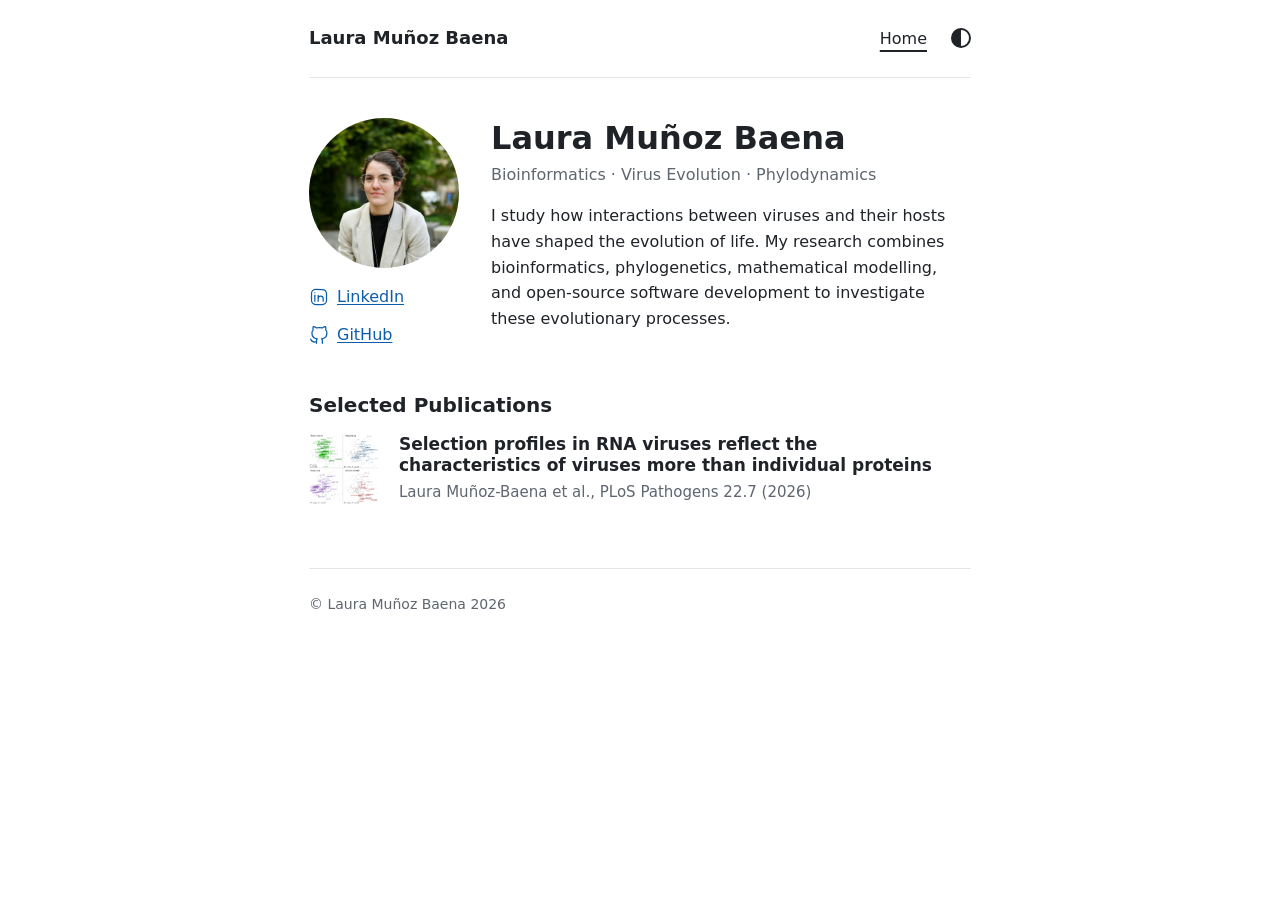
<file: index.html>
<!doctype html>
<html lang="en-CA">
  <head>
    <meta charset="utf-8" />
    <meta name="viewport" content="width=device-width, initial-scale=1" />
    <title>Laura Muñoz Baena, PhD — Bioinformatics | Virus Evolution | Phylodynamics</title>
    <meta name="description" content="Laura Muñoz Baena, PhD — bioinformatics, virus evolution and phylodynamics." />
    <link rel="icon" href="images/favicon.svg" type="image/svg+xml" />
    <link rel="apple-touch-icon" href="images/apple-touch-icon-light.png?v=2" media="(prefers-color-scheme: light)" />
    <link rel="apple-touch-icon" href="images/apple-touch-icon-dark.png?v=2" media="(prefers-color-scheme: dark)" />
    <link rel="stylesheet" href="styles.css" />
  </head>
  <body>
    <header>
      <a class="site-name" href="index.html">Laura Muñoz Baena</a>
      <nav aria-label="Main">
        <a href="index.html" aria-current="page">Home</a>
        <!-- <a href="publications.html">Publications</a> -->
      </nav>
      <input type="checkbox" id="theme-toggle" aria-label="Switch light/dark theme" title="Switch light/dark theme" />
    </header>

    <main class="home">
      <aside class="profile">
        <img class="profile-photo" src="images/laura.jpg" alt="Portrait of Laura Muñoz Baena" width="150" height="150" />
        <ul class="social-links">
          <li><a class="linkedin" href="https://www.linkedin.com/in/laura-mu%C3%B1oz-baena-560055137">LinkedIn</a></li>
          <li><a class="github" href="https://github.com/horaciobam">GitHub</a></li>
        </ul>
      </aside>

      <div class="bio">
        <h1>Laura Muñoz Baena</h1>
        <p class="tagline">Bioinformatics · Virus Evolution · Phylodynamics</p>
        <p>I study how interactions between viruses and their hosts have shaped the evolution of life. My research combines bioinformatics, phylogenetics, mathematical modelling, and open-source software development to investigate these evolutionary processes.</p>
        <!-- <p>Cras mattis consectetur purus sit amet fermentum. Aenean lacinia bibendum nulla sed consectetur. Maecenas sed diam eget risus varius blandit sit amet non magna. Curabitur blandit tempus porttitor, etiam porta sem malesuada magna mollis euismod.</p>
        <p>Morbi leo risus, porta ac consectetur ac, vestibulum at eros. Praesent commodo cursus magna, vel scelerisque nisl consectetur et. Nulla vitae elit libero, a pharetra augue. Vivamus sagittis lacus vel augue laoreet rutrum faucibus dolor auctor. Fusce dapibus, tellus ac cursus commodo, tortor mauris condimentum nibh.</p> -->
      </div>

      <section class="selected-publications" aria-labelledby="selected-publications-heading">
        <h2 id="selected-publications-heading">Selected Publications</h2>

        <article class="publication">
          <a class="publication-link"
            href="https://doi.org/10.1371/journal.ppat.1014457"
            target="_blank"
            rel="noopener">

            <img
              class="publication-image"
              src="images/pubs/selection.png"
              alt=""
              loading="lazy">

            <div class="publication-content">
              <h3>
                Selection profiles in RNA viruses reflect the characteristics of viruses more than individual proteins
              </h3>

              <p class="publication-meta">
                Laura Muñoz-Baena et al., PLoS Pathogens 22.7 (2026)
              </p>
            </div>
          </a>
        </article>

        <!-- <p><a href="publications.html">All publications</a></p> -->
      </section>

    </main>

    <footer>© Laura Muñoz Baena 2026</footer>
  </body>
</html>
</file>
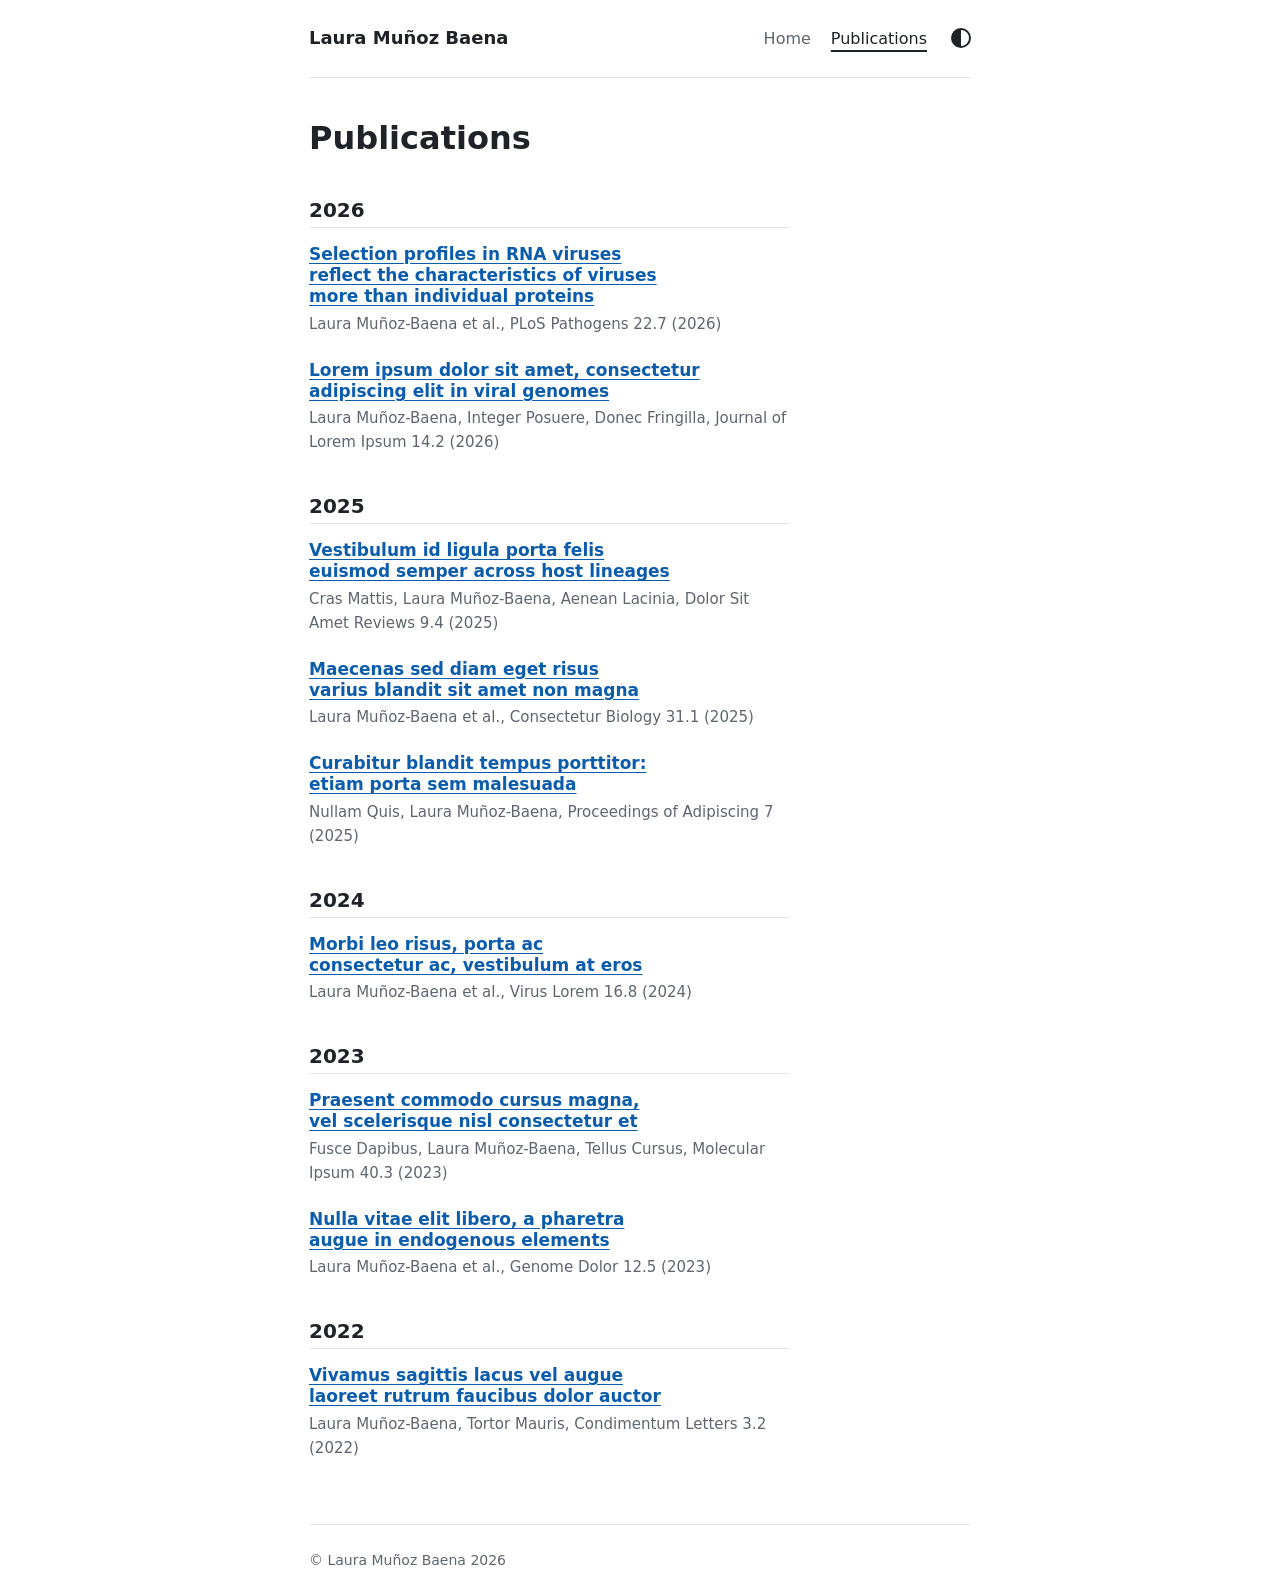
<file: publications.html>
<!doctype html>
<html lang="en-CA">
  <head>
    <meta charset="utf-8" />
    <meta name="viewport" content="width=device-width, initial-scale=1" />
    <title>Publications — Laura Muñoz Baena, PhD</title>
    <meta name="description" content="Publications by Laura Muñoz Baena, PhD, listed by year." />
    <link rel="icon" href="images/favicon.svg" type="image/svg+xml" />
    <link rel="apple-touch-icon" href="images/apple-touch-icon-light.png" media="(prefers-color-scheme: light)" />
    <link rel="apple-touch-icon" href="images/apple-touch-icon-dark.png" media="(prefers-color-scheme: dark)" />
    <link rel="stylesheet" href="styles.css" />
  </head>
  <body>
    <header>
      <a class="site-name" href="index.html">Laura Muñoz Baena</a>
      <nav aria-label="Main">
        <a href="index.html">Home</a>
        <a href="publications.html" aria-current="page">Publications</a>
      </nav>
      <input type="checkbox" id="theme-toggle" aria-label="Switch light/dark theme" title="Switch light/dark theme" />
    </header>

    <main class="publications">
      <h1>Publications</h1>

      <section class="publication-year" aria-labelledby="year-2026">
        <h2 id="year-2026">2026</h2>
        <article class="publication">
          <h3><a href="https://doi.org/10.1371/journal.ppat.1014457" target="_blank" rel="noopener">Selection profiles in RNA viruses reflect the characteristics of viruses more than individual proteins</a></h3>
          <p class="publication-meta">Laura Muñoz-Baena et al., PLoS Pathogens 22.7 (2026)</p>
        </article>
        <article class="publication">
          <h3><a href="#">Lorem ipsum dolor sit amet, consectetur adipiscing elit in viral genomes</a></h3>
          <p class="publication-meta">Laura Muñoz-Baena, Integer Posuere, Donec Fringilla, Journal of Lorem Ipsum 14.2 (2026)</p>
        </article>
      </section>

      <section class="publication-year" aria-labelledby="year-2025">
        <h2 id="year-2025">2025</h2>
        <article class="publication">
          <h3><a href="#">Vestibulum id ligula porta felis euismod semper across host lineages</a></h3>
          <p class="publication-meta">Cras Mattis, Laura Muñoz-Baena, Aenean Lacinia, Dolor Sit Amet Reviews 9.4 (2025)</p>
        </article>
        <article class="publication">
          <h3><a href="#">Maecenas sed diam eget risus varius blandit sit amet non magna</a></h3>
          <p class="publication-meta">Laura Muñoz-Baena et al., Consectetur Biology 31.1 (2025)</p>
        </article>
        <article class="publication">
          <h3><a href="#">Curabitur blandit tempus porttitor: etiam porta sem malesuada</a></h3>
          <p class="publication-meta">Nullam Quis, Laura Muñoz-Baena, Proceedings of Adipiscing 7 (2025)</p>
        </article>
      </section>

      <section class="publication-year" aria-labelledby="year-2024">
        <h2 id="year-2024">2024</h2>
        <article class="publication">
          <h3><a href="#">Morbi leo risus, porta ac consectetur ac, vestibulum at eros</a></h3>
          <p class="publication-meta">Laura Muñoz-Baena et al., Virus Lorem 16.8 (2024)</p>
        </article>
      </section>

      <section class="publication-year" aria-labelledby="year-2023">
        <h2 id="year-2023">2023</h2>
        <article class="publication">
          <h3><a href="#">Praesent commodo cursus magna, vel scelerisque nisl consectetur et</a></h3>
          <p class="publication-meta">Fusce Dapibus, Laura Muñoz-Baena, Tellus Cursus, Molecular Ipsum 40.3 (2023)</p>
        </article>
        <article class="publication">
          <h3><a href="#">Nulla vitae elit libero, a pharetra augue in endogenous elements</a></h3>
          <p class="publication-meta">Laura Muñoz-Baena et al., Genome Dolor 12.5 (2023)</p>
        </article>
      </section>

      <section class="publication-year" aria-labelledby="year-2022">
        <h2 id="year-2022">2022</h2>
        <article class="publication">
          <h3><a href="#">Vivamus sagittis lacus vel augue laoreet rutrum faucibus dolor auctor</a></h3>
          <p class="publication-meta">Laura Muñoz-Baena, Tortor Mauris, Condimentum Letters 3.2 (2022)</p>
        </article>
      </section>
    </main>

    <footer>© Laura Muñoz Baena 2026</footer>
  </body>
</html>
</file>
<file: styles.css>
/* ==========================================================================
   Design tokens
   Change colours, widths and spacing here. Every colour is written as
   light-dark(<light value>, <dark value>).
   ========================================================================== */
:root {
  color-scheme: light dark;

  --color-text: light-dark(#1f2328, #e6e8eb);
  --color-background: light-dark(#ffffff, #16181d);
  --color-muted: light-dark(#5f6670, #9aa1ab);
  --color-link: light-dark(#0b5cad, #7cb4f5);
  --color-border: light-dark(#e3e5e8, #2c3038);

  --content-width: 30rem; /* ≈ 66 characters per line (system fonts average ~0.45em per character) */
  --photo-size: 150px;
  --gap: 2rem;
  --page-width: calc(var(--photo-size) + var(--gap) + var(--content-width));
}

/* Theme toggle: a checked box switches to the opposite of the system theme. */
@media (prefers-color-scheme: light) {
  :root:has(#theme-toggle:checked) { color-scheme: dark; }
}
@media (prefers-color-scheme: dark) {
  :root:has(#theme-toggle:checked) { color-scheme: light; }
}

/* ==========================================================================
   Base
   ========================================================================== */
*, *::before, *::after { box-sizing: border-box; }

body {
  margin: 0;
  font-family: system-ui, -apple-system, "Segoe UI", Roboto, "Helvetica Neue", "Noto Sans", "Liberation Sans", Arial, sans-serif, "Apple Color Emoji", "Segoe UI Emoji", "Segoe UI Symbol", "Noto Color Emoji";
  line-height: 1.6;
  color: var(--color-text);
  background-color: var(--color-background);
  text-size-adjust: 100%;
  -webkit-text-size-adjust: 100%;
}

h1, h2, h3 { line-height: 1.25; text-wrap: balance; }
h1 { font-size: 2rem; margin: 0; }
h2 { font-size: 1.25rem; margin: 2.5rem 0 1rem; }

p, .publication-year { max-width: var(--content-width); }

a { color: var(--color-link); text-underline-offset: 0.15em; }

:focus-visible { outline: 2px solid var(--color-link); outline-offset: 3px; }

/* ==========================================================================
   Page frame: header, main and footer share one centred column
   ========================================================================== */
header, main, footer {
  width: min(100% - 2rem, var(--page-width));
  margin-inline: auto;
}

header {
  display: flex;
  flex-wrap: wrap;
  align-items: center;
  gap: 1rem 1.5rem;
  padding-block: 1.5rem;
  border-bottom: 1px solid var(--color-border);
}

.site-name {
  font-size: 1.125rem;
  font-weight: 600;
  color: inherit;
  text-decoration: none;
}

nav { display: flex; gap: 1.25rem; margin-inline-start: auto; }
nav a { color: var(--color-muted); text-decoration: none; }
nav a:hover { color: var(--color-text); }
nav a[aria-current="page"] {
  color: var(--color-text);
  text-decoration: underline 2px;
  text-underline-offset: 0.4em;
}

/* Half-filled circle drawn in CSS; it turns over when switched. */
#theme-toggle {
  appearance: none;
  margin: 0;
  width: 1.25rem;
  height: 1.25rem;
  border: 2px solid currentColor;
  border-radius: 50%;
  background: linear-gradient(90deg, currentColor 50%, transparent 50%);
  color: var(--color-text);
  cursor: pointer;
}
#theme-toggle:checked { rotate: 180deg; }

main { padding-block: 2.5rem; }

footer {
  padding-block: 1.5rem;
  border-top: 1px solid var(--color-border);
  color: var(--color-muted);
  font-size: 0.875rem;
}

/* ==========================================================================
   Home: profile on the left, bio and selected publications on the right
   ========================================================================== */
.home {
  display: grid;
  grid-template-columns: var(--photo-size) minmax(0, 1fr);
  column-gap: var(--gap);
}
.selected-publications {
  grid-column: 1 / -1;
}

.profile { display: flex; flex-direction: column; gap: 1rem; }

.profile-photo {
  display: block;
  width: var(--photo-size);
  height: auto;
  aspect-ratio: 1;
  border-radius: 50%;
  object-fit: cover;
}

.social-links { display: flex; flex-direction: column; gap: 0.5rem; margin: 0; padding: 0; list-style: none; }
.social-links a { display: inline-flex; align-items: center; gap: 0.5rem; }
.social-links a::before {
  content: "";
  width: 1.25rem;
  height: 1.25rem;
  background-color: currentColor; /* icon takes the link colour in both themes */
  mask: no-repeat center / contain;
}
.social-links .linkedin::before { mask-image: url("images/linkedin.svg"); }
.social-links .github::before { mask-image: url("images/github.svg"); }

.tagline { margin-top: 0.25rem; color: var(--color-muted); }

/* ==========================================================================
   Publications
   ========================================================================== */

.selected-publications {
  grid-column: 1 / -1;
}

.publication {
  margin-bottom: 1.5rem;
}

.publication-link {
  display: flex;
  align-items: center;
  gap: 1.25rem;

  color: inherit;
  text-decoration: none;
}

.publication-image {
  width: 70px;
  height: 70px;
  object-fit: contain;
  flex: 0 0 70px;
}

.publication-content {
  flex: 1;
  min-width: 0;
}

.publication h3 {
  font-size: 1.0625rem;
  margin: 0 0 0.25rem;
}

.publication-meta {
  margin: 0;
  color: var(--color-muted);
  font-size: 0.9375rem;
}

.publication-link:hover h3 {
  text-decoration: underline;
  text-underline-offset: 0.15em;
}

.publication-year h2 {
  padding-bottom: 0.25rem;
  border-bottom: 1px solid var(--color-border);
}

/* ==========================================================================
   Narrow screens (phones): stack the home page, photo left with links beside it
   ========================================================================== */
@media (width < 48rem) {
  .site-name { flex-basis: 100%; }
  nav { margin-inline-start: 0; }
  #theme-toggle { margin-inline-start: auto; }

  .home {
    grid-template-columns: minmax(0, 1fr);
    row-gap: 1.5rem;
  }

  .selected-publications {
    grid-column: auto;
  }

  .profile {
    flex-direction: row;
    align-items: center;
    gap: var(--gap);
  }

  .publication-link {
    grid-template-columns: 100px minmax(0, 1fr);
    column-gap: 1rem;
  }

  .publication-image {
    width: 100px;
  }

  .all-publications {
    margin-left: 0;
  }
}
</file>
